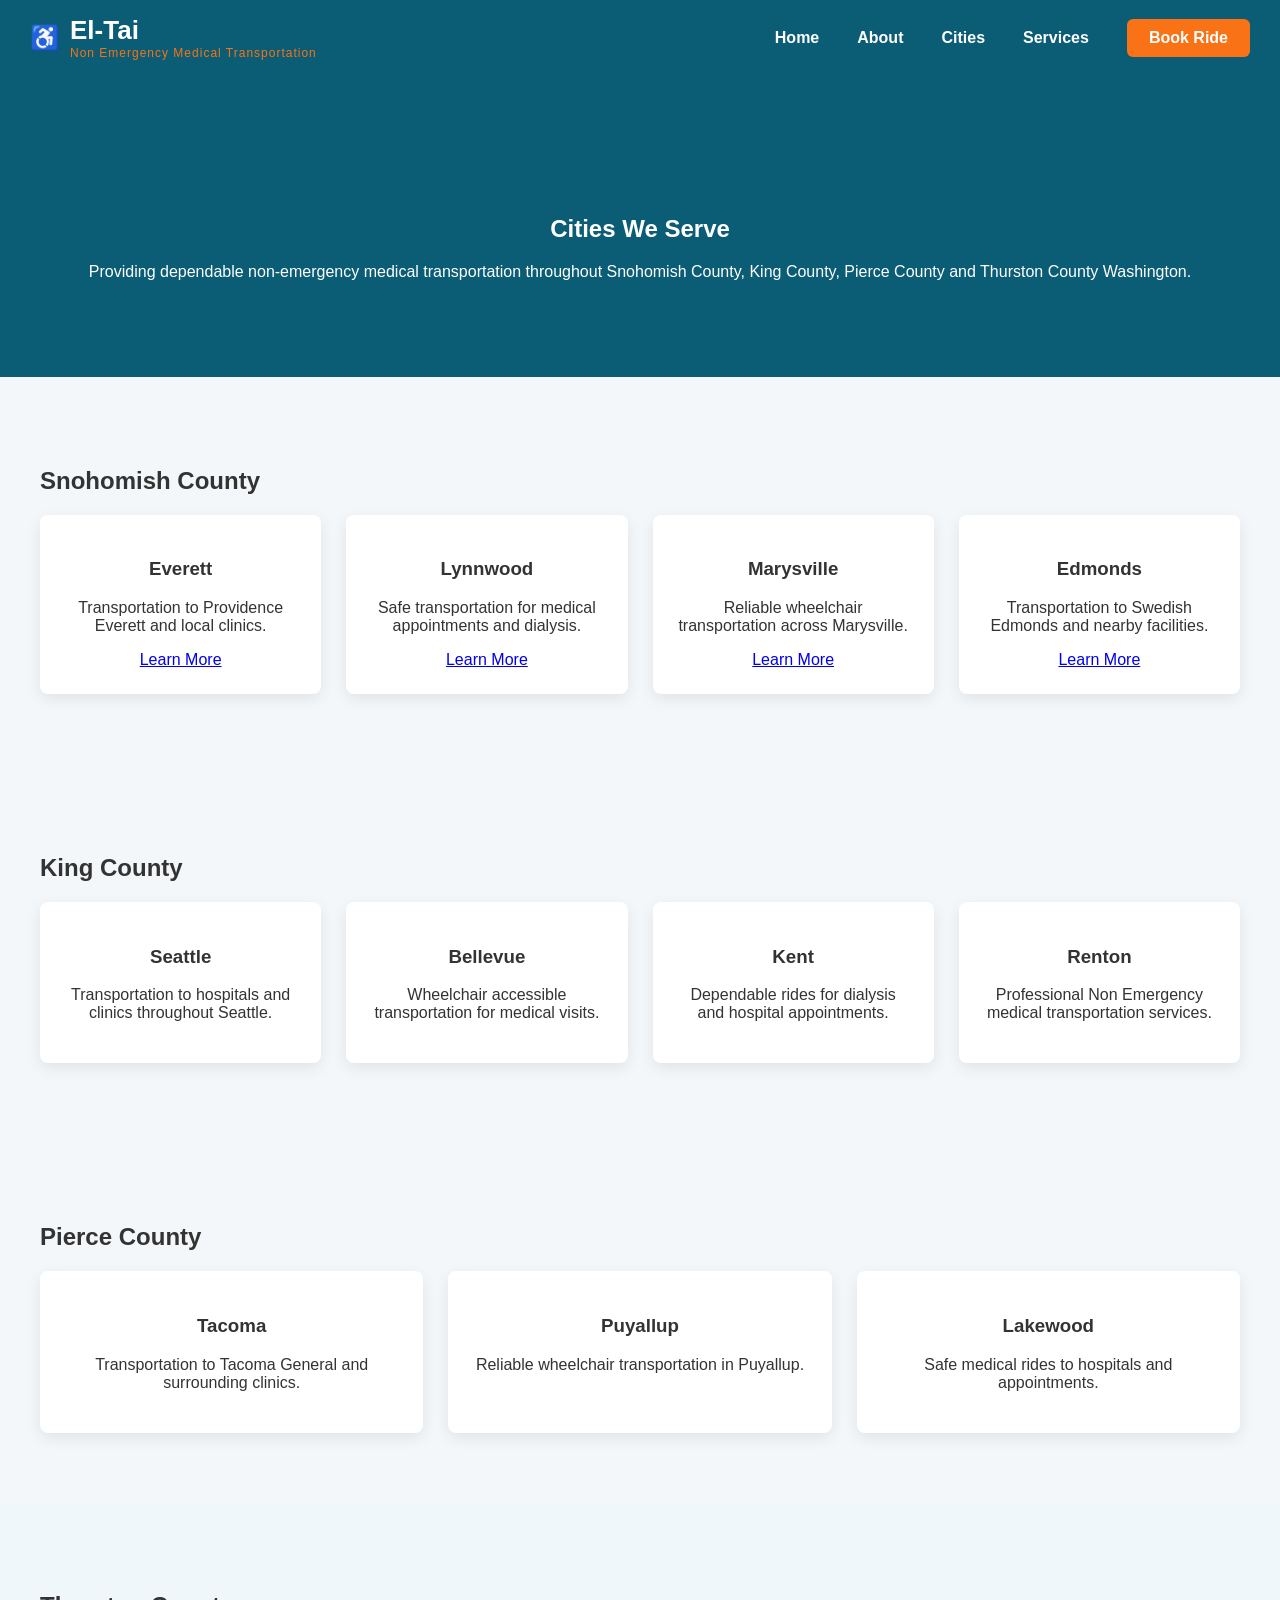
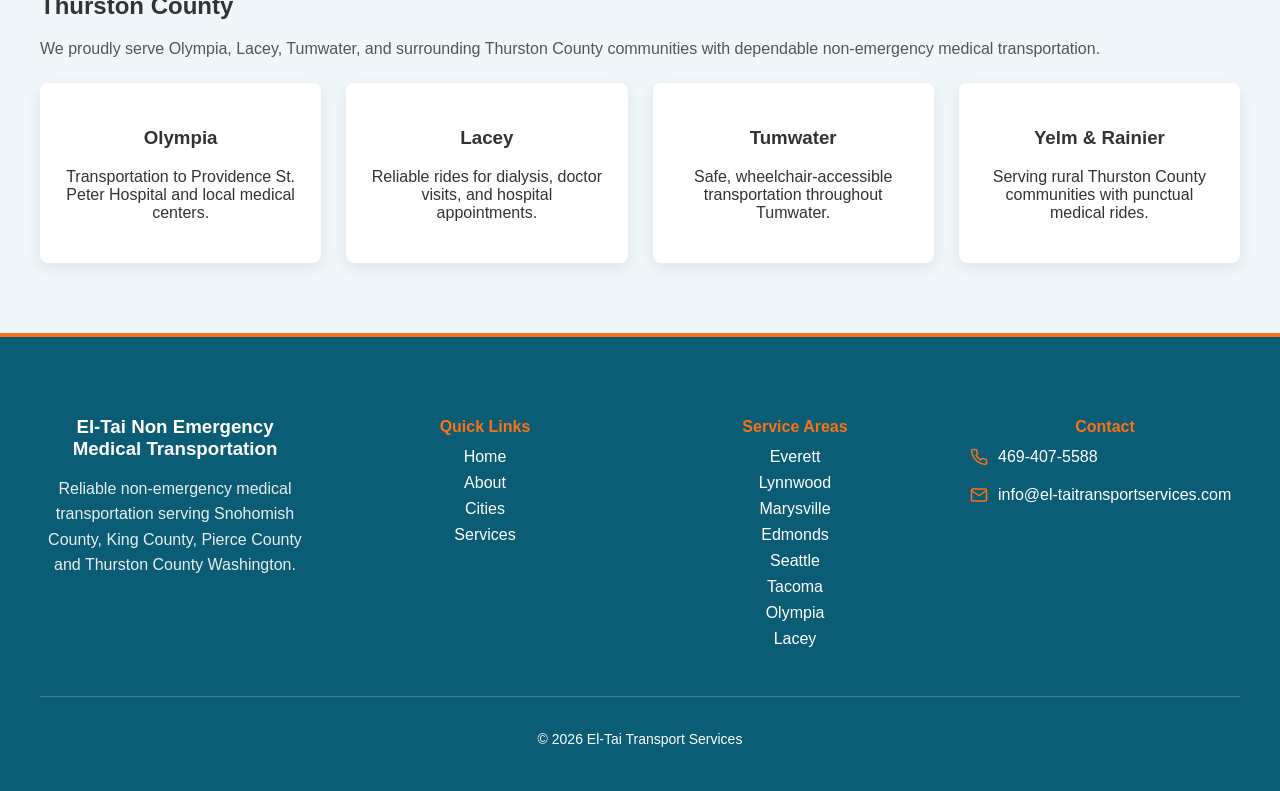
<file: cities/index.html>
<!DOCTYPE html>

<html lang="en">

<head>

<meta charset="UTF-8">
<meta name="viewport" content="width=device-width, initial-scale=1.0">

<title>Cities We Serve | El-Tai Non Emergency Medical Transportation</title>
<meta name="description" content="El-Tai provides non-emergency medical transportation across Snohomish County, King County, Pierce County and Thurston County, Washington.">

<link rel="stylesheet" href="../style.css">

</head>

<body>

<header class="site-header">

<div class="header-container">

<div class="logo-text">

<span class="logo-icon">♿</span>

<div>
<div class="logo-main">El-Tai</div>
<div class="logo-sub">Non Emergency Medical Transportation</div>
</div>

</div>

<nav class="nav-menu">

<a href="/">Home</a> <a href="/about/">About</a> <a href="/cities/">Cities</a> <a href="/services/">Services</a> <a href="/#booking" class="book-btn">Book Ride</a>

</nav>

<button class="hamburger-btn" onclick="document.getElementById('mobileNav').classList.toggle('open')" aria-label="Toggle menu">
<span></span><span></span><span></span>
</button>

</div>

<nav class="mobile-nav" id="mobileNav">
<a href="/">Home</a>
<a href="/about/">About</a>
<a href="/cities/">Cities</a>
<a href="/services/">Services</a>
<a href="/#booking">Book Ride</a>
</nav>

</header>

<section class="page-hero">

<div class="container">

<h1>Cities We Serve</h1>

<p>
Providing dependable non-emergency medical transportation
throughout Snohomish County, King County, Pierce County and Thurston County Washington.
</p>

</div>

</section>

<section class="section">

<div class="container">

<h2>Snohomish County</h2>

<div class="grid">

<div class="card">
<h3>Everett</h3>
<p>Transportation to Providence Everett and local clinics.</p>
<a href="/everett/">Learn More</a>
</div>

<div class="card">
<h3>Lynnwood</h3>
<p>Safe transportation for medical appointments and dialysis.</p>
<a href="/lynnwood/">Learn More</a>
</div>

<div class="card">
<h3>Marysville</h3>
<p>Reliable wheelchair transportation across Marysville.</p>
<a href="/marysville/">Learn More</a>
</div>

<div class="card">
<h3>Edmonds</h3>
<p>Transportation to Swedish Edmonds and nearby facilities.</p>
<a href="/edmonds/">Learn More</a>
</div>

</div>

</div>

</section>

<section class="section">

<div class="container">

<h2>King County</h2>

<div class="grid">

<div class="card">
<h3>Seattle</h3>
<p>Transportation to hospitals and clinics throughout Seattle.</p>
</div>

<div class="card">
<h3>Bellevue</h3>
<p>Wheelchair accessible transportation for medical visits.</p>
</div>

<div class="card">
<h3>Kent</h3>
<p>Dependable rides for dialysis and hospital appointments.</p>
</div>

<div class="card">
<h3>Renton</h3>
<p>Professional Non Emergency medical transportation services.</p>
</div>

</div>

</div>

</section>

<section class="section">

<div class="container">

<h2>Pierce County</h2>

<div class="grid">

<div class="card">
<h3>Tacoma</h3>
<p>Transportation to Tacoma General and surrounding clinics.</p>
</div>

<div class="card">
<h3>Puyallup</h3>
<p>Reliable wheelchair transportation in Puyallup.</p>
</div>

<div class="card">
<h3>Lakewood</h3>
<p>Safe medical rides to hospitals and appointments.</p>
</div>

</div>

</div>

</section>

<section class="section" style="background:#f0f7fa;">

<div class="container">

<h2>Thurston County</h2>

<p style="margin-bottom:25px;color:#555;">We proudly serve Olympia, Lacey, Tumwater, and surrounding Thurston County communities with dependable non-emergency medical transportation.</p>

<div class="grid">

<div class="card">
<h3>Olympia</h3>
<p>Transportation to Providence St. Peter Hospital and local medical centers.</p>
</div>

<div class="card">
<h3>Lacey</h3>
<p>Reliable rides for dialysis, doctor visits, and hospital appointments.</p>
</div>

<div class="card">
<h3>Tumwater</h3>
<p>Safe, wheelchair-accessible transportation throughout Tumwater.</p>
</div>

<div class="card">
<h3>Yelm &amp; Rainier</h3>
<p>Serving rural Thurston County communities with punctual medical rides.</p>
</div>

</div>

</div>

</section>

<footer class="footer">

<div class="footer-container">

<div class="footer-grid">

<div class="footer-column">

<h3>El-Tai Non Emergency Medical Transportation</h3>

<p>
Reliable non-emergency medical transportation
serving Snohomish County, King County, Pierce County
and Thurston County Washington.
</p>

</div>

<div class="footer-column">

<h4>Quick Links</h4>

<ul>
<li><a href="/">Home</a></li>
<li><a href="/about/">About</a></li>
<li><a href="/cities/">Cities</a></li>
<li><a href="/services/">Services</a></li>
</ul>

</div>

<div class="footer-column">

<h4>Service Areas</h4>

<ul>
<li><a href="/everett/">Everett</a></li>
<li><a href="/lynnwood/">Lynnwood</a></li>
<li><a href="/marysville/">Marysville</a></li>
<li><a href="/edmonds/">Edmonds</a></li>
<li>Seattle</li>
<li>Tacoma</li>
<li>Olympia</li>
<li>Lacey</li>
</ul>

</div>

<div class="footer-column">

<h4>Contact</h4>

<ul class="footer-contact">
<li><a href="tel:4694075588"><svg viewBox="0 0 24 24" fill="none" stroke="currentColor" stroke-width="2" stroke-linecap="round" stroke-linejoin="round"><path d="M22 16.92v3a2 2 0 0 1-2.18 2 19.79 19.79 0 0 1-8.63-3.07 19.5 19.5 0 0 1-6-6 19.79 19.79 0 0 1-3.07-8.67A2 2 0 0 1 4.11 2h3a2 2 0 0 1 2 1.72c.127.96.361 1.903.7 2.81a2 2 0 0 1-.45 2.11L8.09 9.91a16 16 0 0 0 6 6l1.27-1.27a2 2 0 0 1 2.11-.45c.907.339 1.85.573 2.81.7A2 2 0 0 1 22 16.92z"></path></svg>469-407-5588</a></li>
<li><a href="mailto:info@el-taitransportservices.com"><svg viewBox="0 0 24 24" fill="none" stroke="currentColor" stroke-width="2" stroke-linecap="round" stroke-linejoin="round"><path d="M4 4h16c1.1 0 2 .9 2 2v12c0 1.1-.9 2-2 2H4c-1.1 0-2-.9-2-2V6c0-1.1.9-2 2-2z"></path><polyline points="22,6 12,13 2,6"></polyline></svg>info@el-taitransportservices.com</a></li>
</ul>

</div>

</div>

<div class="footer-bottom">

<p>© 2026 El-Tai Transport Services</p>

</div>

</div>

</footer>

</body>
</html>
</file>
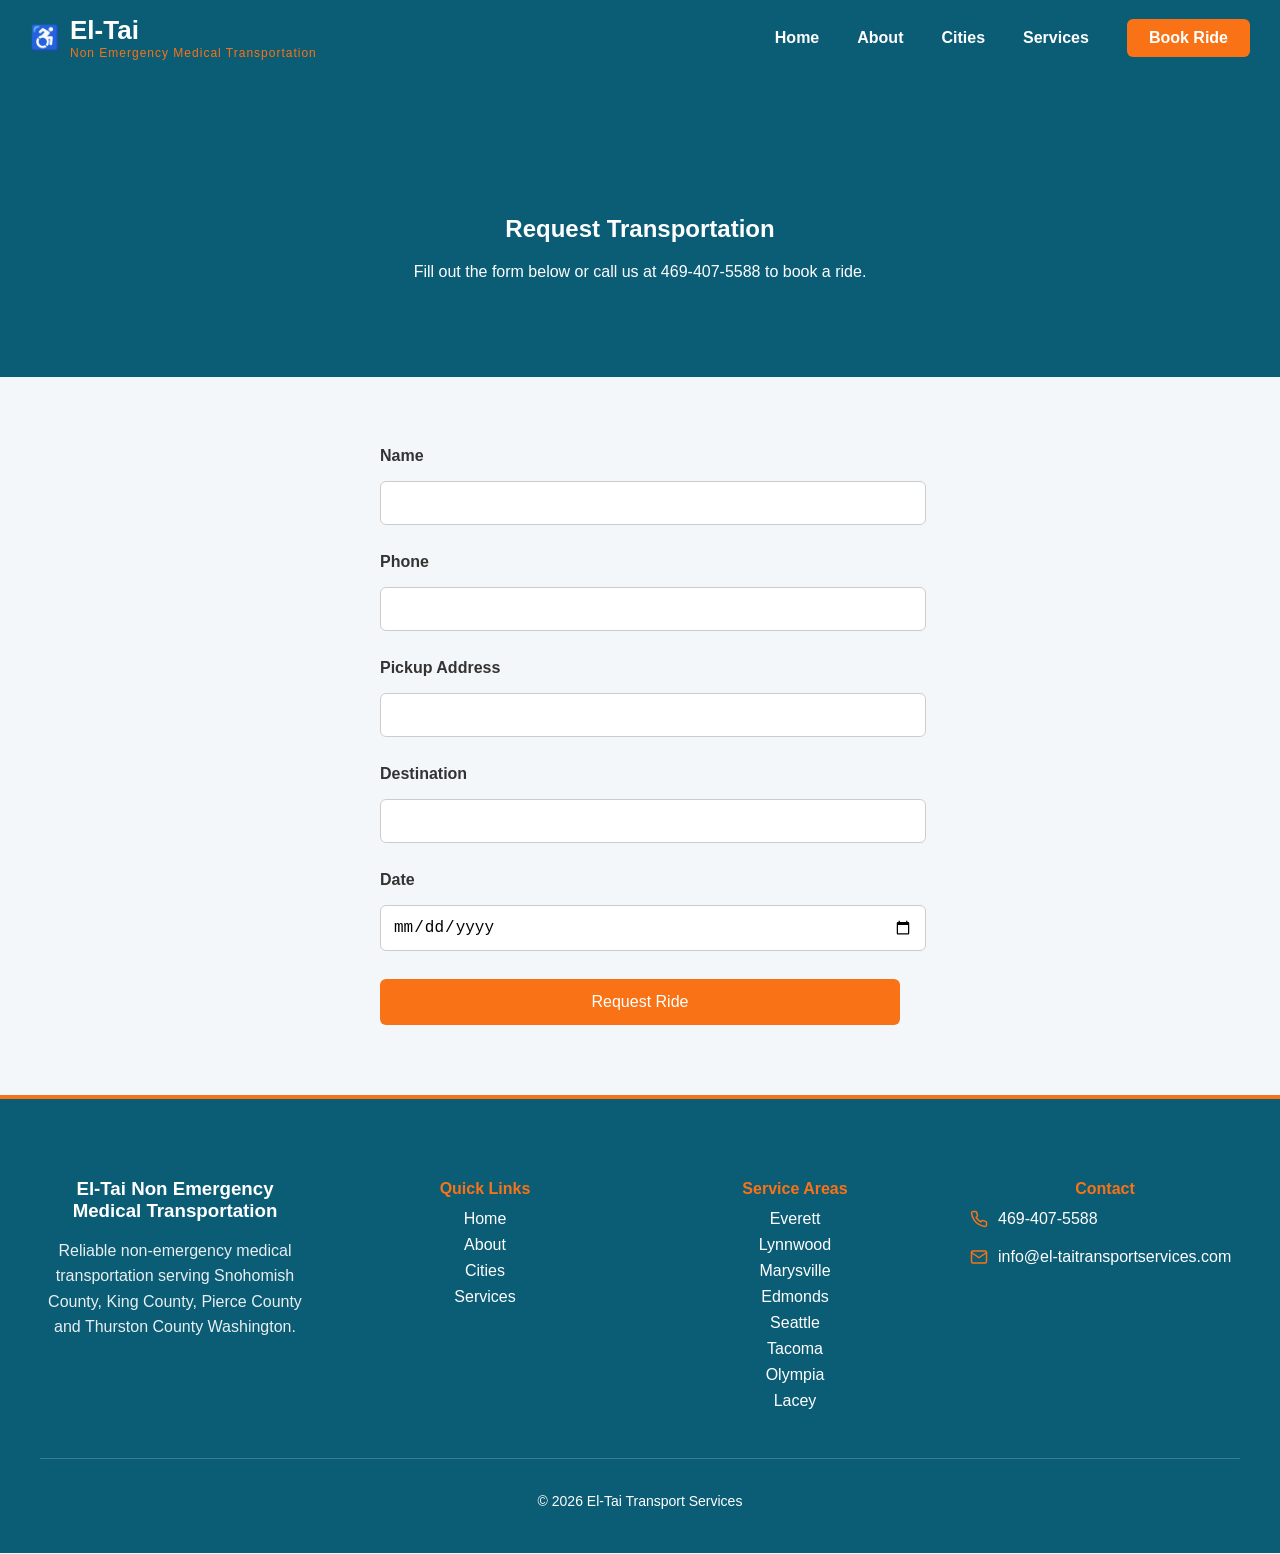
<file: contact/index.html>
<!DOCTYPE html>
<html lang="en">
<head>
<meta charset="UTF-8">
<meta name="viewport" content="width=device-width, initial-scale=1.0">
<title>Contact | El-Tai Transportation</title>
<meta name="description" content="Contact El-Tai Transport Services to book non-emergency medical transportation. Call 469-407-5588 or request a ride online.">
<link rel="stylesheet" href="../style.css">
</head>
<body>

<header class="site-header">

<div class="header-container">

<div class="logo-text">
<span class="logo-icon">♿</span>
<div>
<div class="logo-main">El-Tai</div>
<div class="logo-sub">Non Emergency Medical Transportation</div>
</div>
</div>

<nav class="nav-menu">
<a href="/">Home</a> <a href="/about/">About</a> <a href="/cities/">Cities</a> <a href="/services/">Services</a> <a href="/#booking" class="book-btn">Book Ride</a>
</nav>

<button class="hamburger-btn" onclick="document.getElementById('mobileNav').classList.toggle('open')" aria-label="Toggle menu">
<span></span><span></span><span></span>
</button>

</div>

<nav class="mobile-nav" id="mobileNav">
<a href="/">Home</a>
<a href="/about/">About</a>
<a href="/cities/">Cities</a>
<a href="/services/">Services</a>
<a href="/#booking">Book Ride</a>
</nav>

</header>

<section class="page-hero">
<div class="container">
<h1>Request Transportation</h1>
<p>Fill out the form below or call us at 469-407-5588 to book a ride.</p>
</div>
</section>

<section class="section">
<div class="container">

<form style="max-width:520px;" action="https://formsubmit.co/info@el-taitransportservices.com" method="POST">
<label style="font-weight:600;display:block;margin-bottom:4px;">Name</label>
<input type="text" name="Name" required style="width:100%;padding:12px;border:1px solid #ccc;border-radius:6px;margin-bottom:16px;font-size:16px;">

<label style="font-weight:600;display:block;margin-bottom:4px;">Phone</label>
<input type="tel" name="Phone" required style="width:100%;padding:12px;border:1px solid #ccc;border-radius:6px;margin-bottom:16px;font-size:16px;">

<label style="font-weight:600;display:block;margin-bottom:4px;">Pickup Address</label>
<input type="text" name="Pickup Location" required style="width:100%;padding:12px;border:1px solid #ccc;border-radius:6px;margin-bottom:16px;font-size:16px;">

<label style="font-weight:600;display:block;margin-bottom:4px;">Destination</label>
<input type="text" name="Destination" required style="width:100%;padding:12px;border:1px solid #ccc;border-radius:6px;margin-bottom:16px;font-size:16px;">

<label style="font-weight:600;display:block;margin-bottom:4px;">Date</label>
<input type="date" name="Pickup Date" style="width:100%;padding:12px;border:1px solid #ccc;border-radius:6px;margin-bottom:16px;font-size:16px;">

<input type="hidden" name="_subject" value="New Ride Request — El-Tai Transportation">
<input type="hidden" name="_next" value="https://el-taitransportservices.com/thank-you/">

<button type="submit" class="btn" style="width:100%;min-height:44px;font-size:16px;cursor:pointer;border:none;">Request Ride</button>
</form>

</div>
</section>

<footer class="footer">

<div class="footer-container">

<div class="footer-grid">

<div class="footer-column">
<h3>El-Tai Non Emergency Medical Transportation</h3>
<p>Reliable non-emergency medical transportation serving Snohomish County, King County, Pierce County and Thurston County Washington.</p>
</div>

<div class="footer-column">
<h4>Quick Links</h4>
<ul>
<li><a href="/">Home</a></li>
<li><a href="/about/">About</a></li>
<li><a href="/cities/">Cities</a></li>
<li><a href="/services/">Services</a></li>
</ul>
</div>

<div class="footer-column">
<h4>Service Areas</h4>
<ul>
<li><a href="/everett/">Everett</a></li>
<li><a href="/lynnwood/">Lynnwood</a></li>
<li><a href="/marysville/">Marysville</a></li>
<li><a href="/edmonds/">Edmonds</a></li>
<li>Seattle</li>
<li>Tacoma</li>
<li>Olympia</li>
<li>Lacey</li>
</ul>
</div>

<div class="footer-column">
<h4>Contact</h4>
<ul class="footer-contact">
<li><a href="tel:4694075588"><svg viewBox="0 0 24 24" fill="none" stroke="currentColor" stroke-width="2" stroke-linecap="round" stroke-linejoin="round"><path d="M22 16.92v3a2 2 0 0 1-2.18 2 19.79 19.79 0 0 1-8.63-3.07 19.5 19.5 0 0 1-6-6 19.79 19.79 0 0 1-3.07-8.67A2 2 0 0 1 4.11 2h3a2 2 0 0 1 2 1.72c.127.96.361 1.903.7 2.81a2 2 0 0 1-.45 2.11L8.09 9.91a16 16 0 0 0 6 6l1.27-1.27a2 2 0 0 1 2.11-.45c.907.339 1.85.573 2.81.7A2 2 0 0 1 22 16.92z"></path></svg>469-407-5588</a></li>
<li><a href="mailto:info@el-taitransportservices.com"><svg viewBox="0 0 24 24" fill="none" stroke="currentColor" stroke-width="2" stroke-linecap="round" stroke-linejoin="round"><path d="M4 4h16c1.1 0 2 .9 2 2v12c0 1.1-.9 2-2 2H4c-1.1 0-2-.9-2-2V6c0-1.1.9-2 2-2z"></path><polyline points="22,6 12,13 2,6"></polyline></svg>info@el-taitransportservices.com</a></li>
</ul>
</div>

</div>

<div class="footer-bottom">
<p>© 2026 El-Tai Transport Services</p>
</div>

</div>

</footer>

</body>
</html>
</file>
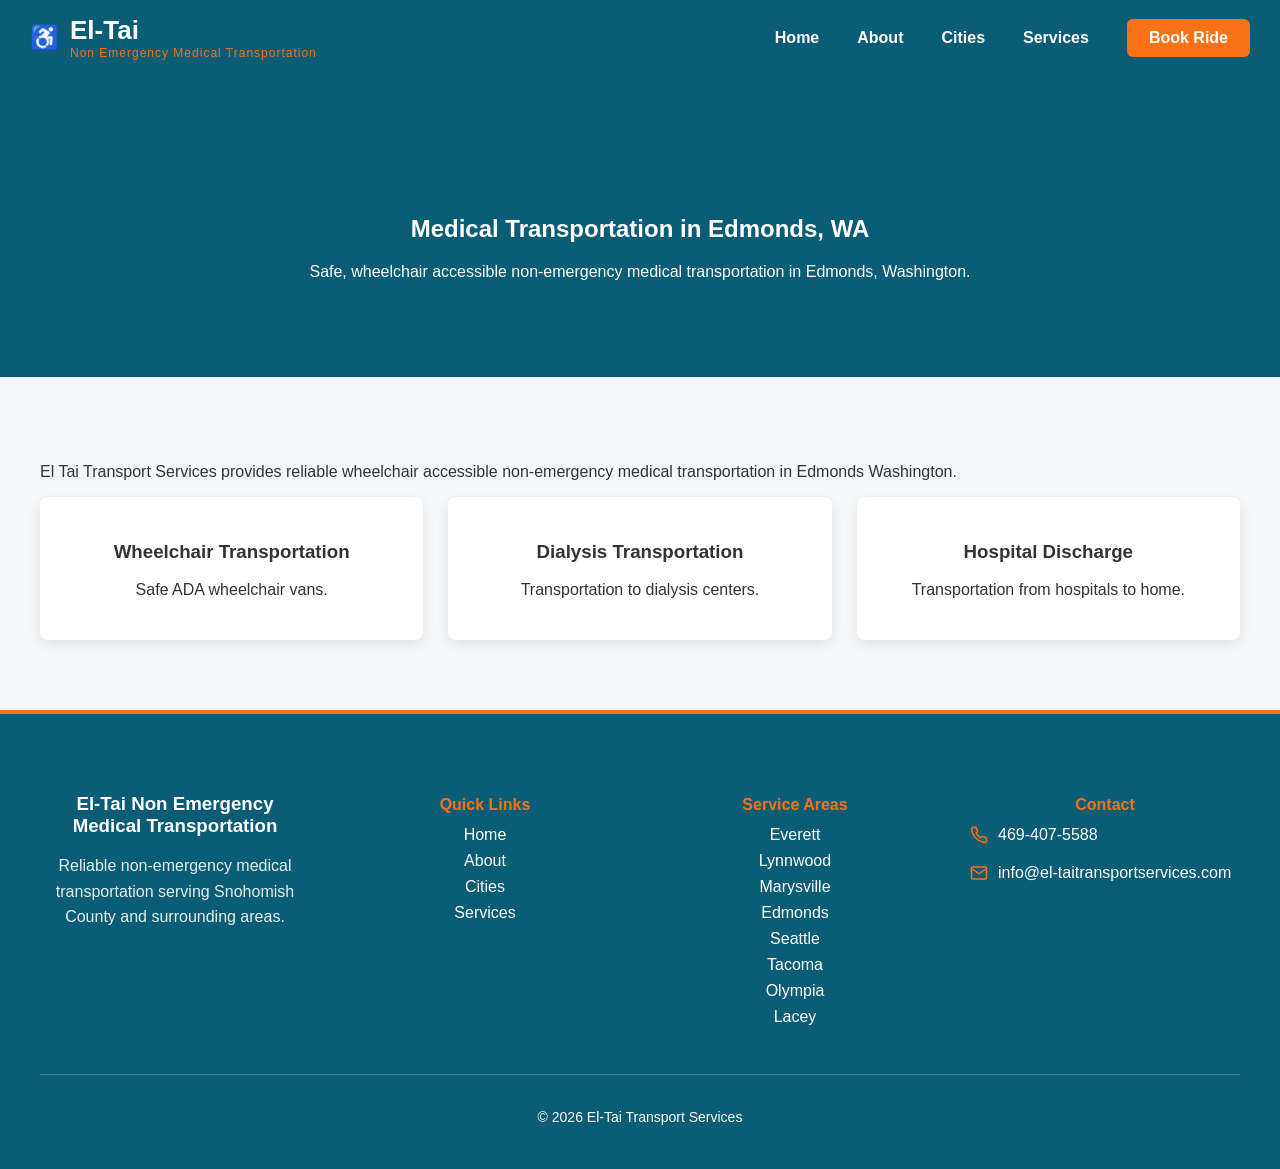
<file: edmonds/index.html>
<!DOCTYPE html>
<html lang="en">
<head>
<meta charset="UTF-8">
<meta name="viewport" content="width=device-width, initial-scale=1.0">
<title>Medical Transportation Edmonds WA | El-Tai</title>
<meta name="description" content="Non-emergency medical transportation to Swedish Edmonds and nearby facilities in Edmonds, WA.">
<link rel="stylesheet" href="../style.css">
</head>
<body>

<header class="site-header">
<div class="header-container">
<div class="logo-text">
<span class="logo-icon">♿</span>
<div>
<div class="logo-main">El-Tai</div>
<div class="logo-sub">Non Emergency Medical Transportation</div>
</div>
</div>
<nav class="nav-menu">
<a href="/">Home</a> <a href="/about/">About</a> <a href="/cities/">Cities</a> <a href="/services/">Services</a> <a href="/#booking" class="book-btn">Book Ride</a>
</nav>
<button class="hamburger-btn" onclick="document.getElementById('mobileNav').classList.toggle('open')" aria-label="Toggle menu">
<span></span><span></span><span></span>
</button>
</div>
<nav class="mobile-nav" id="mobileNav">
<a href="/">Home</a>
<a href="/about/">About</a>
<a href="/cities/">Cities</a>
<a href="/services/">Services</a>
<a href="/#booking">Book Ride</a>
</nav>
</header>

<section class="page-hero">
<div class="container">
<h1>Medical Transportation in Edmonds, WA</h1>
<p>Safe, wheelchair accessible non-emergency medical transportation in Edmonds, Washington.</p>
</div>
</section>

<section class="section">
<div class="container">
<p>El Tai Transport Services provides reliable wheelchair accessible non-emergency medical transportation in Edmonds Washington.</p>
<div class="grid">
<div class="card">
<h3>Wheelchair Transportation</h3>
<p>Safe ADA wheelchair vans.</p>
</div>
<div class="card">
<h3>Dialysis Transportation</h3>
<p>Transportation to dialysis centers.</p>
</div>
<div class="card">
<h3>Hospital Discharge</h3>
<p>Transportation from hospitals to home.</p>
</div>
</div>
</div>
</section>

<footer class="footer">
<div class="footer-container">
<div class="footer-grid">
<div class="footer-column">
<h3>El-Tai Non Emergency Medical Transportation</h3>
<p>Reliable non-emergency medical transportation serving Snohomish County and surrounding areas.</p>
</div>
<div class="footer-column">
<h4>Quick Links</h4>
<ul>
<li><a href="/">Home</a></li>
<li><a href="/about/">About</a></li>
<li><a href="/cities/">Cities</a></li>
<li><a href="/services/">Services</a></li>
</ul>
</div>
<div class="footer-column">
<h4>Service Areas</h4>
<ul>
<li><a href="/everett/">Everett</a></li>
<li><a href="/lynnwood/">Lynnwood</a></li>
<li><a href="/marysville/">Marysville</a></li>
<li><a href="/edmonds/">Edmonds</a></li>
<li>Seattle</li>
<li>Tacoma</li>
<li>Olympia</li>
<li>Lacey</li>
</ul>
</div>
<div class="footer-column">
<h4>Contact</h4>
<ul class="footer-contact">
<li><a href="tel:4694075588"><svg viewBox="0 0 24 24" fill="none" stroke="currentColor" stroke-width="2" stroke-linecap="round" stroke-linejoin="round"><path d="M22 16.92v3a2 2 0 0 1-2.18 2 19.79 19.79 0 0 1-8.63-3.07 19.5 19.5 0 0 1-6-6 19.79 19.79 0 0 1-3.07-8.67A2 2 0 0 1 4.11 2h3a2 2 0 0 1 2 1.72c.127.96.361 1.903.7 2.81a2 2 0 0 1-.45 2.11L8.09 9.91a16 16 0 0 0 6 6l1.27-1.27a2 2 0 0 1 2.11-.45c.907.339 1.85.573 2.81.7A2 2 0 0 1 22 16.92z"></path></svg>469-407-5588</a></li>
<li><a href="mailto:info@el-taitransportservices.com"><svg viewBox="0 0 24 24" fill="none" stroke="currentColor" stroke-width="2" stroke-linecap="round" stroke-linejoin="round"><path d="M4 4h16c1.1 0 2 .9 2 2v12c0 1.1-.9 2-2 2H4c-1.1 0-2-.9-2-2V6c0-1.1.9-2 2-2z"></path><polyline points="22,6 12,13 2,6"></polyline></svg>info@el-taitransportservices.com</a></li>
</ul>
</div>
</div>
<div class="footer-bottom"><p>© 2026 El-Tai Transport Services</p></div>
</div>
</footer>

</body>
</html>
</file>
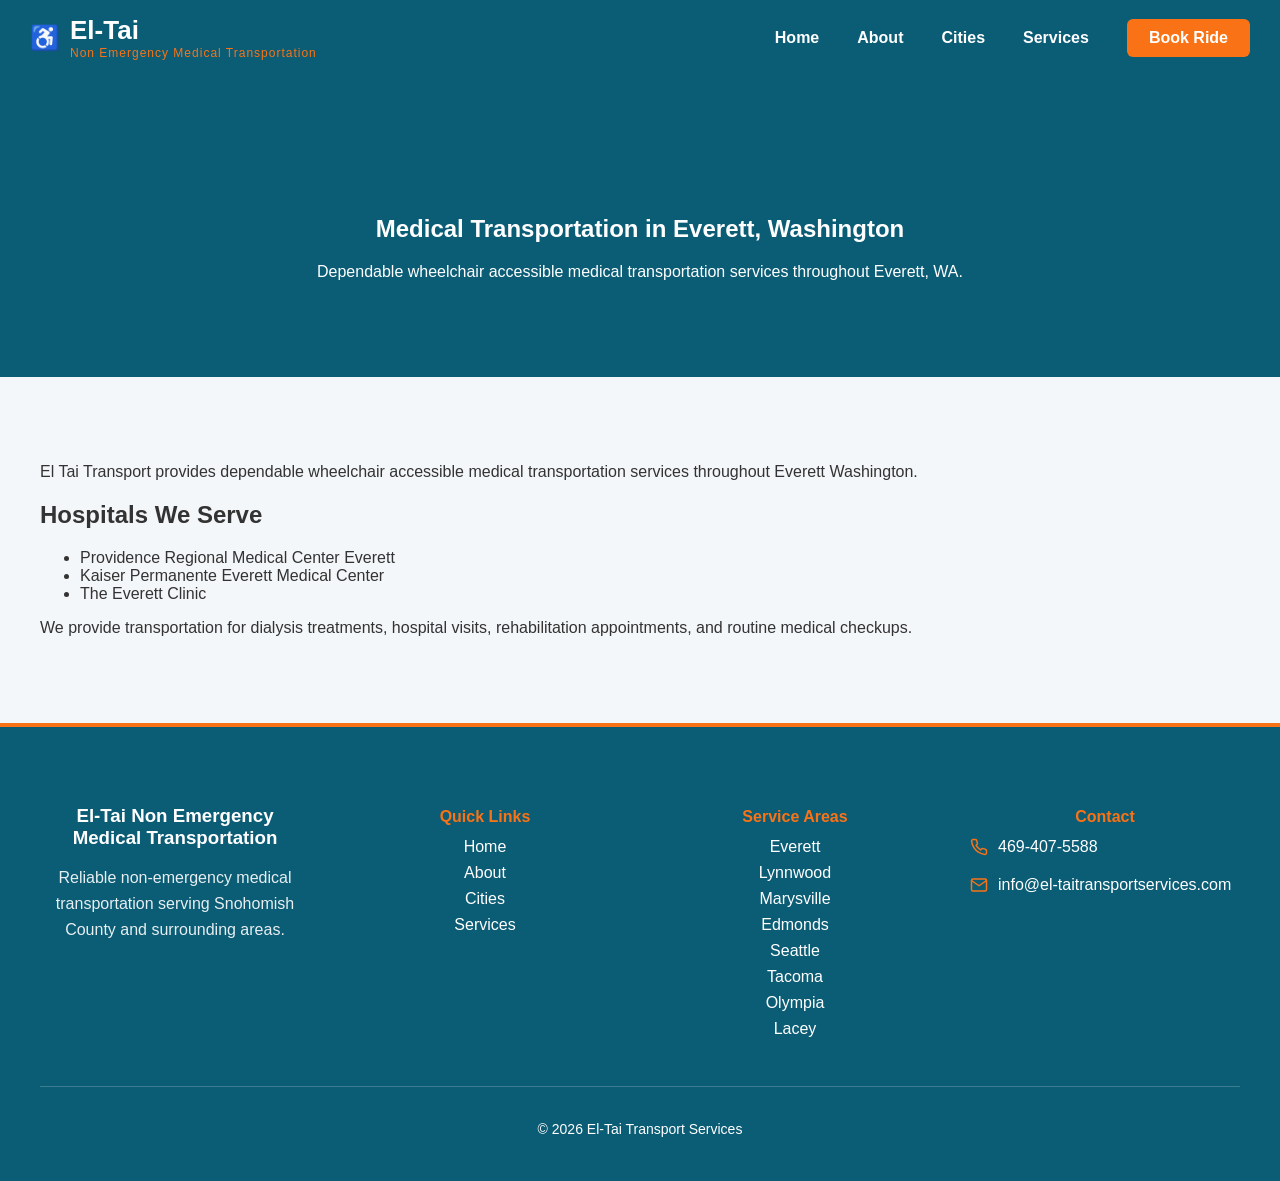
<file: everett/index.html>
<!DOCTYPE html>

<html lang="en">

<head>

<meta charset="UTF-8">
<meta name="viewport" content="width=device-width, initial-scale=1.0">

<title>Medical Transportation Everett WA | El-Tai</title>
<meta name="description" content="Wheelchair accessible non-emergency medical transportation in Everett, WA. Rides to Providence Everett and local clinics. Call 469-407-5588.">

<link rel="stylesheet" href="../style.css">

</head>

<body>

<header class="site-header">

<div class="header-container">

<div class="logo-text">
<span class="logo-icon">♿</span>
<div>
<div class="logo-main">El-Tai</div>
<div class="logo-sub">Non Emergency Medical Transportation</div>
</div>
</div>

<nav class="nav-menu">
<a href="/">Home</a> <a href="/about/">About</a> <a href="/cities/">Cities</a> <a href="/services/">Services</a> <a href="/#booking" class="book-btn">Book Ride</a>
</nav>

<button class="hamburger-btn" onclick="document.getElementById('mobileNav').classList.toggle('open')" aria-label="Toggle menu">
<span></span><span></span><span></span>
</button>

</div>

<nav class="mobile-nav" id="mobileNav">
<a href="/">Home</a>
<a href="/about/">About</a>
<a href="/cities/">Cities</a>
<a href="/services/">Services</a>
<a href="/#booking">Book Ride</a>
</nav>

</header>

<section class="page-hero">
<div class="container">
<h1>Medical Transportation in Everett, Washington</h1>
<p>Dependable wheelchair accessible medical transportation services throughout Everett, WA.</p>
</div>
</section>

<section class="section">

<div class="container">

<p>
El Tai Transport provides dependable wheelchair accessible
medical transportation services throughout Everett Washington.
</p>

<h2>Hospitals We Serve</h2>

<ul>
<li>Providence Regional Medical Center Everett</li>
<li>Kaiser Permanente Everett Medical Center</li>
<li>The Everett Clinic</li>
</ul>

<p>
We provide transportation for dialysis treatments,
hospital visits, rehabilitation appointments,
and routine medical checkups.
</p>

</div>

</section>

<footer class="footer">
<div class="footer-container">
<div class="footer-grid">
<div class="footer-column">
<h3>El-Tai Non Emergency Medical Transportation</h3>
<p>Reliable non-emergency medical transportation serving Snohomish County and surrounding areas.</p>
</div>
<div class="footer-column">
<h4>Quick Links</h4>
<ul>
<li><a href="/">Home</a></li>
<li><a href="/about/">About</a></li>
<li><a href="/cities/">Cities</a></li>
<li><a href="/services/">Services</a></li>
</ul>
</div>
<div class="footer-column">
<h4>Service Areas</h4>
<ul>
<li><a href="/everett/">Everett</a></li>
<li><a href="/lynnwood/">Lynnwood</a></li>
<li><a href="/marysville/">Marysville</a></li>
<li><a href="/edmonds/">Edmonds</a></li>
<li>Seattle</li>
<li>Tacoma</li>
<li>Olympia</li>
<li>Lacey</li>
</ul>
</div>
<div class="footer-column">
<h4>Contact</h4>
<ul class="footer-contact">
<li><a href="tel:4694075588"><svg viewBox="0 0 24 24" fill="none" stroke="currentColor" stroke-width="2" stroke-linecap="round" stroke-linejoin="round"><path d="M22 16.92v3a2 2 0 0 1-2.18 2 19.79 19.79 0 0 1-8.63-3.07 19.5 19.5 0 0 1-6-6 19.79 19.79 0 0 1-3.07-8.67A2 2 0 0 1 4.11 2h3a2 2 0 0 1 2 1.72c.127.96.361 1.903.7 2.81a2 2 0 0 1-.45 2.11L8.09 9.91a16 16 0 0 0 6 6l1.27-1.27a2 2 0 0 1 2.11-.45c.907.339 1.85.573 2.81.7A2 2 0 0 1 22 16.92z"></path></svg>469-407-5588</a></li>
<li><a href="mailto:info@el-taitransportservices.com"><svg viewBox="0 0 24 24" fill="none" stroke="currentColor" stroke-width="2" stroke-linecap="round" stroke-linejoin="round"><path d="M4 4h16c1.1 0 2 .9 2 2v12c0 1.1-.9 2-2 2H4c-1.1 0-2-.9-2-2V6c0-1.1.9-2 2-2z"></path><polyline points="22,6 12,13 2,6"></polyline></svg>info@el-taitransportservices.com</a></li>
</ul>
</div>
</div>
<div class="footer-bottom">
<p>© 2026 El-Tai Transport Services</p>
</div>
</div>
</footer>

</body>
</html>
</file>
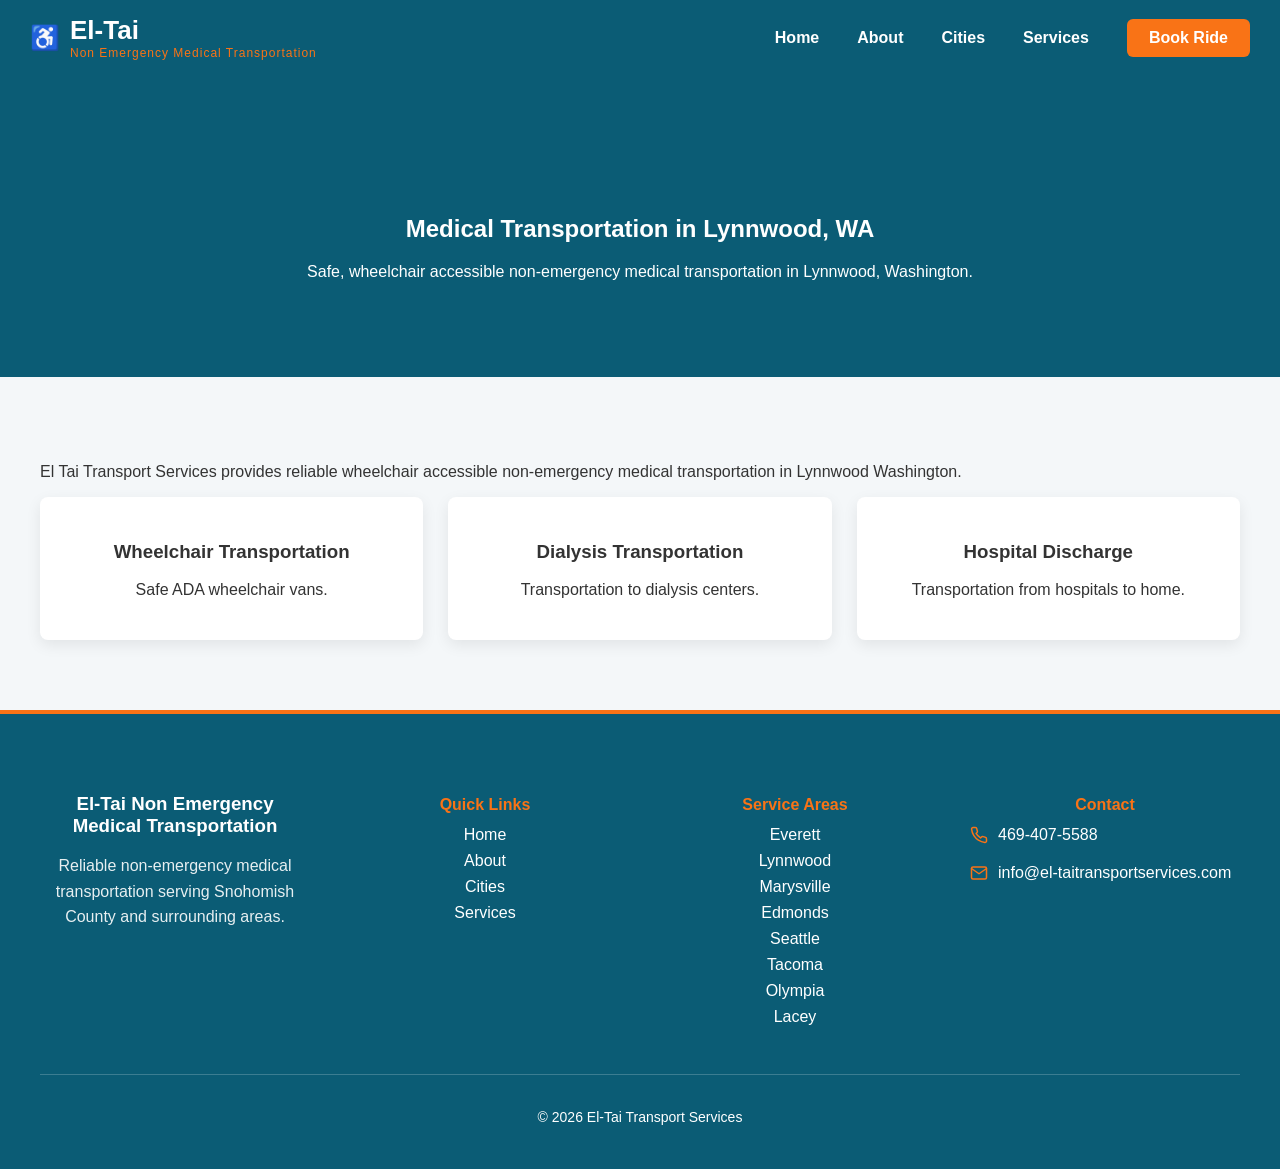
<file: lynnwood/index.html>
<!DOCTYPE html>
<html lang="en">
<head>
<meta charset="UTF-8">
<meta name="viewport" content="width=device-width, initial-scale=1.0">
<title>Medical Transportation Lynnwood WA | El-Tai</title>
<meta name="description" content="Safe, wheelchair accessible non-emergency medical transportation in Lynnwood, WA for medical appointments and dialysis.">
<link rel="stylesheet" href="../style.css">
</head>
<body>

<header class="site-header">
<div class="header-container">
<div class="logo-text">
<span class="logo-icon">♿</span>
<div>
<div class="logo-main">El-Tai</div>
<div class="logo-sub">Non Emergency Medical Transportation</div>
</div>
</div>
<nav class="nav-menu">
<a href="/">Home</a> <a href="/about/">About</a> <a href="/cities/">Cities</a> <a href="/services/">Services</a> <a href="/#booking" class="book-btn">Book Ride</a>
</nav>
<button class="hamburger-btn" onclick="document.getElementById('mobileNav').classList.toggle('open')" aria-label="Toggle menu">
<span></span><span></span><span></span>
</button>
</div>
<nav class="mobile-nav" id="mobileNav">
<a href="/">Home</a>
<a href="/about/">About</a>
<a href="/cities/">Cities</a>
<a href="/services/">Services</a>
<a href="/#booking">Book Ride</a>
</nav>
</header>

<section class="page-hero">
<div class="container">
<h1>Medical Transportation in Lynnwood, WA</h1>
<p>Safe, wheelchair accessible non-emergency medical transportation in Lynnwood, Washington.</p>
</div>
</section>

<section class="section">
<div class="container">
<p>El Tai Transport Services provides reliable wheelchair accessible non-emergency medical transportation in Lynnwood Washington.</p>
<div class="grid">
<div class="card">
<h3>Wheelchair Transportation</h3>
<p>Safe ADA wheelchair vans.</p>
</div>
<div class="card">
<h3>Dialysis Transportation</h3>
<p>Transportation to dialysis centers.</p>
</div>
<div class="card">
<h3>Hospital Discharge</h3>
<p>Transportation from hospitals to home.</p>
</div>
</div>
</div>
</section>

<footer class="footer">
<div class="footer-container">
<div class="footer-grid">
<div class="footer-column">
<h3>El-Tai Non Emergency Medical Transportation</h3>
<p>Reliable non-emergency medical transportation serving Snohomish County and surrounding areas.</p>
</div>
<div class="footer-column">
<h4>Quick Links</h4>
<ul>
<li><a href="/">Home</a></li>
<li><a href="/about/">About</a></li>
<li><a href="/cities/">Cities</a></li>
<li><a href="/services/">Services</a></li>
</ul>
</div>
<div class="footer-column">
<h4>Service Areas</h4>
<ul>
<li><a href="/everett/">Everett</a></li>
<li><a href="/lynnwood/">Lynnwood</a></li>
<li><a href="/marysville/">Marysville</a></li>
<li><a href="/edmonds/">Edmonds</a></li>
<li>Seattle</li>
<li>Tacoma</li>
<li>Olympia</li>
<li>Lacey</li>
</ul>
</div>
<div class="footer-column">
<h4>Contact</h4>
<ul class="footer-contact">
<li><a href="tel:4694075588"><svg viewBox="0 0 24 24" fill="none" stroke="currentColor" stroke-width="2" stroke-linecap="round" stroke-linejoin="round"><path d="M22 16.92v3a2 2 0 0 1-2.18 2 19.79 19.79 0 0 1-8.63-3.07 19.5 19.5 0 0 1-6-6 19.79 19.79 0 0 1-3.07-8.67A2 2 0 0 1 4.11 2h3a2 2 0 0 1 2 1.72c.127.96.361 1.903.7 2.81a2 2 0 0 1-.45 2.11L8.09 9.91a16 16 0 0 0 6 6l1.27-1.27a2 2 0 0 1 2.11-.45c.907.339 1.85.573 2.81.7A2 2 0 0 1 22 16.92z"></path></svg>469-407-5588</a></li>
<li><a href="mailto:info@el-taitransportservices.com"><svg viewBox="0 0 24 24" fill="none" stroke="currentColor" stroke-width="2" stroke-linecap="round" stroke-linejoin="round"><path d="M4 4h16c1.1 0 2 .9 2 2v12c0 1.1-.9 2-2 2H4c-1.1 0-2-.9-2-2V6c0-1.1.9-2 2-2z"></path><polyline points="22,6 12,13 2,6"></polyline></svg>info@el-taitransportservices.com</a></li>
</ul>
</div>
</div>
<div class="footer-bottom"><p>© 2026 El-Tai Transport Services</p></div>
</div>
</footer>

</body>
</html>
</file>
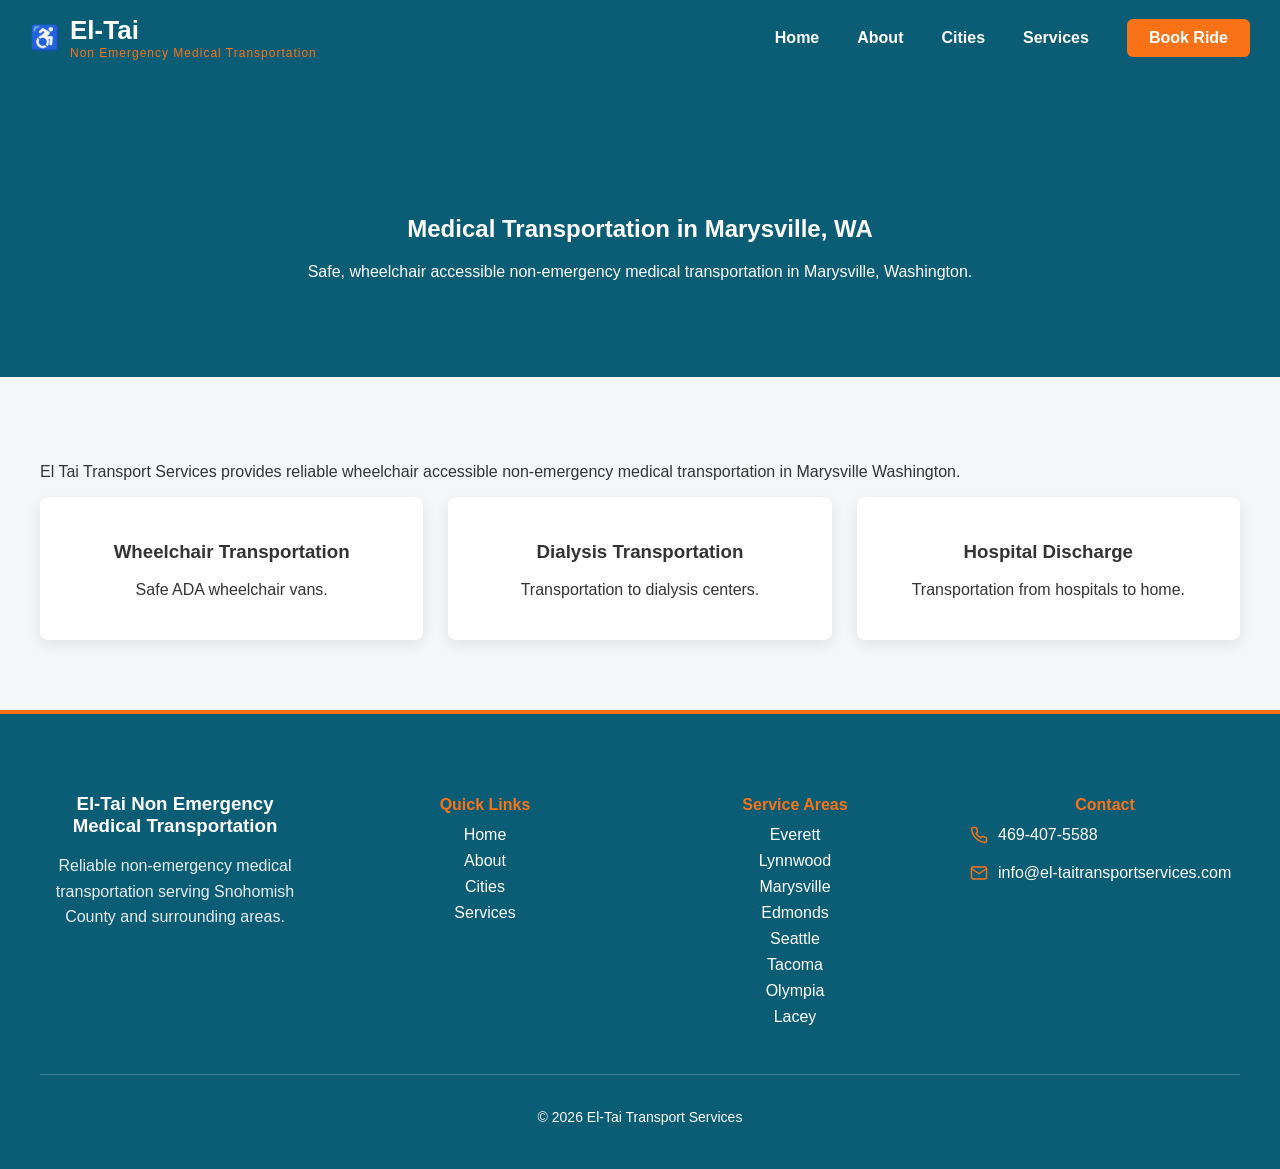
<file: marysville/index.html>
<!DOCTYPE html>
<html lang="en">
<head>
<meta charset="UTF-8">
<meta name="viewport" content="width=device-width, initial-scale=1.0">
<title>Medical Transportation Marysville WA | El-Tai</title>
<meta name="description" content="Reliable wheelchair accessible non-emergency medical transportation across Marysville, WA.">
<link rel="stylesheet" href="../style.css">
</head>
<body>

<header class="site-header">
<div class="header-container">
<div class="logo-text">
<span class="logo-icon">♿</span>
<div>
<div class="logo-main">El-Tai</div>
<div class="logo-sub">Non Emergency Medical Transportation</div>
</div>
</div>
<nav class="nav-menu">
<a href="/">Home</a> <a href="/about/">About</a> <a href="/cities/">Cities</a> <a href="/services/">Services</a> <a href="/#booking" class="book-btn">Book Ride</a>
</nav>
<button class="hamburger-btn" onclick="document.getElementById('mobileNav').classList.toggle('open')" aria-label="Toggle menu">
<span></span><span></span><span></span>
</button>
</div>
<nav class="mobile-nav" id="mobileNav">
<a href="/">Home</a>
<a href="/about/">About</a>
<a href="/cities/">Cities</a>
<a href="/services/">Services</a>
<a href="/#booking">Book Ride</a>
</nav>
</header>

<section class="page-hero">
<div class="container">
<h1>Medical Transportation in Marysville, WA</h1>
<p>Safe, wheelchair accessible non-emergency medical transportation in Marysville, Washington.</p>
</div>
</section>

<section class="section">
<div class="container">
<p>El Tai Transport Services provides reliable wheelchair accessible non-emergency medical transportation in Marysville Washington.</p>
<div class="grid">
<div class="card">
<h3>Wheelchair Transportation</h3>
<p>Safe ADA wheelchair vans.</p>
</div>
<div class="card">
<h3>Dialysis Transportation</h3>
<p>Transportation to dialysis centers.</p>
</div>
<div class="card">
<h3>Hospital Discharge</h3>
<p>Transportation from hospitals to home.</p>
</div>
</div>
</div>
</section>

<footer class="footer">
<div class="footer-container">
<div class="footer-grid">
<div class="footer-column">
<h3>El-Tai Non Emergency Medical Transportation</h3>
<p>Reliable non-emergency medical transportation serving Snohomish County and surrounding areas.</p>
</div>
<div class="footer-column">
<h4>Quick Links</h4>
<ul>
<li><a href="/">Home</a></li>
<li><a href="/about/">About</a></li>
<li><a href="/cities/">Cities</a></li>
<li><a href="/services/">Services</a></li>
</ul>
</div>
<div class="footer-column">
<h4>Service Areas</h4>
<ul>
<li><a href="/everett/">Everett</a></li>
<li><a href="/lynnwood/">Lynnwood</a></li>
<li><a href="/marysville/">Marysville</a></li>
<li><a href="/edmonds/">Edmonds</a></li>
<li>Seattle</li>
<li>Tacoma</li>
<li>Olympia</li>
<li>Lacey</li>
</ul>
</div>
<div class="footer-column">
<h4>Contact</h4>
<ul class="footer-contact">
<li><a href="tel:4694075588"><svg viewBox="0 0 24 24" fill="none" stroke="currentColor" stroke-width="2" stroke-linecap="round" stroke-linejoin="round"><path d="M22 16.92v3a2 2 0 0 1-2.18 2 19.79 19.79 0 0 1-8.63-3.07 19.5 19.5 0 0 1-6-6 19.79 19.79 0 0 1-3.07-8.67A2 2 0 0 1 4.11 2h3a2 2 0 0 1 2 1.72c.127.96.361 1.903.7 2.81a2 2 0 0 1-.45 2.11L8.09 9.91a16 16 0 0 0 6 6l1.27-1.27a2 2 0 0 1 2.11-.45c.907.339 1.85.573 2.81.7A2 2 0 0 1 22 16.92z"></path></svg>469-407-5588</a></li>
<li><a href="mailto:info@el-taitransportservices.com"><svg viewBox="0 0 24 24" fill="none" stroke="currentColor" stroke-width="2" stroke-linecap="round" stroke-linejoin="round"><path d="M4 4h16c1.1 0 2 .9 2 2v12c0 1.1-.9 2-2 2H4c-1.1 0-2-.9-2-2V6c0-1.1.9-2 2-2z"></path><polyline points="22,6 12,13 2,6"></polyline></svg>info@el-taitransportservices.com</a></li>
</ul>
</div>
</div>
<div class="footer-bottom"><p>© 2026 El-Tai Transport Services</p></div>
</div>
</footer>

</body>
</html>
</file>
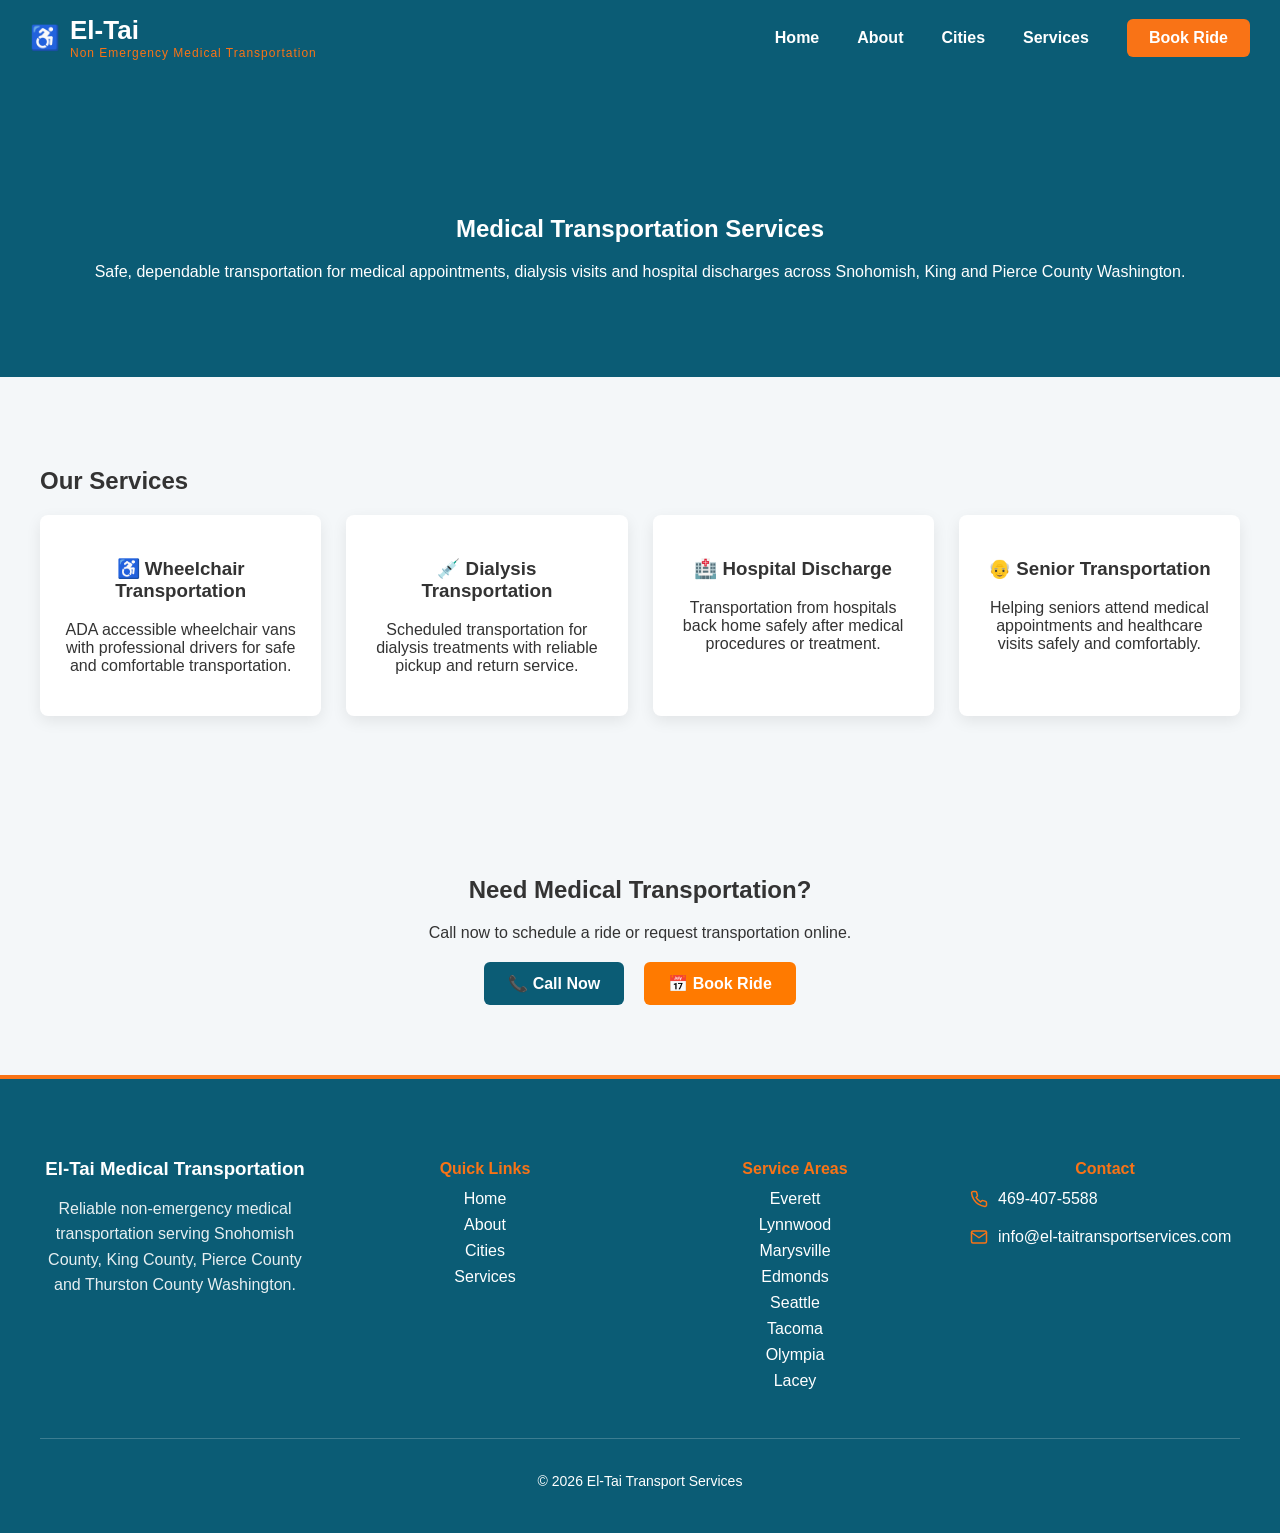
<file: services/index.html>
<!DOCTYPE html>

<html lang="en">

<head>
<meta charset="UTF-8">
<meta name="viewport" content="width=device-width, initial-scale=1.0">

<title>Non Emergency Medical Transportation Services | El-Tai</title>
<meta name="description" content="Explore El-Tai's non-emergency medical transportation services: wheelchair transportation, dialysis transportation, hospital discharge, and doctor appointment rides.">

<link rel="stylesheet" href="../style.css">

</head>

<body>

<header class="site-header">

<div class="header-container">

<div class="logo-text">

<span class="logo-icon">♿</span>

<div>
<div class="logo-main">El-Tai</div>
<div class="logo-sub">Non Emergency Medical Transportation</div>
</div>

</div>

<nav class="nav-menu">

<a href="/">Home</a> <a href="/about/">About</a> <a href="/cities/">Cities</a> <a href="/services/">Services</a> <a href="/#booking" class="book-btn">Book Ride</a>

</nav>

<button class="hamburger-btn" onclick="document.getElementById('mobileNav').classList.toggle('open')" aria-label="Toggle menu">
<span></span><span></span><span></span>
</button>

</div>

<nav class="mobile-nav" id="mobileNav">
<a href="/">Home</a>
<a href="/about/">About</a>
<a href="/cities/">Cities</a>
<a href="/services/">Services</a>
<a href="/#booking">Book Ride</a>
</nav>

</header>

<section class="page-hero">

<div class="container">

<h1>Medical Transportation Services</h1>

<p>
Safe, dependable transportation for medical appointments,
dialysis visits and hospital discharges across Snohomish,
King and Pierce County Washington.
</p>

</div>

</section>

<section class="section">

<div class="container">

<h2 class="section-title">Our Services</h2>

<div class="grid">

<div class="card">

<h3>♿ Wheelchair Transportation</h3>

<p>
ADA accessible wheelchair vans with professional drivers
for safe and comfortable transportation.
</p>

</div>

<div class="card">

<h3>💉 Dialysis Transportation</h3>

<p>
Scheduled transportation for dialysis treatments
with reliable pickup and return service.
</p>

</div>

<div class="card">

<h3>🏥 Hospital Discharge</h3>

<p>
Transportation from hospitals back home safely
after medical procedures or treatment.
</p>

</div>

<div class="card">

<h3>👴 Senior Transportation</h3>

<p>
Helping seniors attend medical appointments
and healthcare visits safely and comfortably.
</p>

</div>

</div>

</div>

</section>

<section class="section">

<div class="container center-text">

<h2>Need Medical Transportation?</h2>

<p>
Call now to schedule a ride or request transportation online.
</p>

<div class="cta-buttons">

<a href="tel:4694075588" class="btn-call">
📞 Call Now
</a>

<a href="/#booking" class="btn-book">
📅 Book Ride
</a>

</div>
</div>

</section>

<footer class="footer">

<div class="footer-container">

<div class="footer-grid">

<div class="footer-column">

<h3>El-Tai Medical Transportation</h3>

<p>
Reliable non-emergency medical transportation
serving Snohomish County, King County, Pierce County
and Thurston County Washington.
</p>

</div>

<div class="footer-column">

<h4>Quick Links</h4>

<ul>
<li><a href="/">Home</a></li>
<li><a href="/about/">About</a></li>
<li><a href="/cities/">Cities</a></li>
<li><a href="/services/">Services</a></li>
</ul>

</div>

<div class="footer-column">

<h4>Service Areas</h4>

<ul>
<li><a href="/everett/">Everett</a></li>
<li><a href="/lynnwood/">Lynnwood</a></li>
<li><a href="/marysville/">Marysville</a></li>
<li><a href="/edmonds/">Edmonds</a></li>
<li>Seattle</li>
<li>Tacoma</li>
<li>Olympia</li>
<li>Lacey</li>
</ul>

</div>

<div class="footer-column">

<h4>Contact</h4>

<ul class="footer-contact">
<li><a href="tel:4694075588"><svg viewBox="0 0 24 24" fill="none" stroke="currentColor" stroke-width="2" stroke-linecap="round" stroke-linejoin="round"><path d="M22 16.92v3a2 2 0 0 1-2.18 2 19.79 19.79 0 0 1-8.63-3.07 19.5 19.5 0 0 1-6-6 19.79 19.79 0 0 1-3.07-8.67A2 2 0 0 1 4.11 2h3a2 2 0 0 1 2 1.72c.127.96.361 1.903.7 2.81a2 2 0 0 1-.45 2.11L8.09 9.91a16 16 0 0 0 6 6l1.27-1.27a2 2 0 0 1 2.11-.45c.907.339 1.85.573 2.81.7A2 2 0 0 1 22 16.92z"></path></svg>469-407-5588</a></li>
<li><a href="mailto:info@el-taitransportservices.com"><svg viewBox="0 0 24 24" fill="none" stroke="currentColor" stroke-width="2" stroke-linecap="round" stroke-linejoin="round"><path d="M4 4h16c1.1 0 2 .9 2 2v12c0 1.1-.9 2-2 2H4c-1.1 0-2-.9-2-2V6c0-1.1.9-2 2-2z"></path><polyline points="22,6 12,13 2,6"></polyline></svg>info@el-taitransportservices.com</a></li>
</ul>

</div>

</div>

<div class="footer-bottom">

<p>© 2026 El-Tai Transport Services</p>

</div>

</div>

</footer>

</body>
</html>
</file>
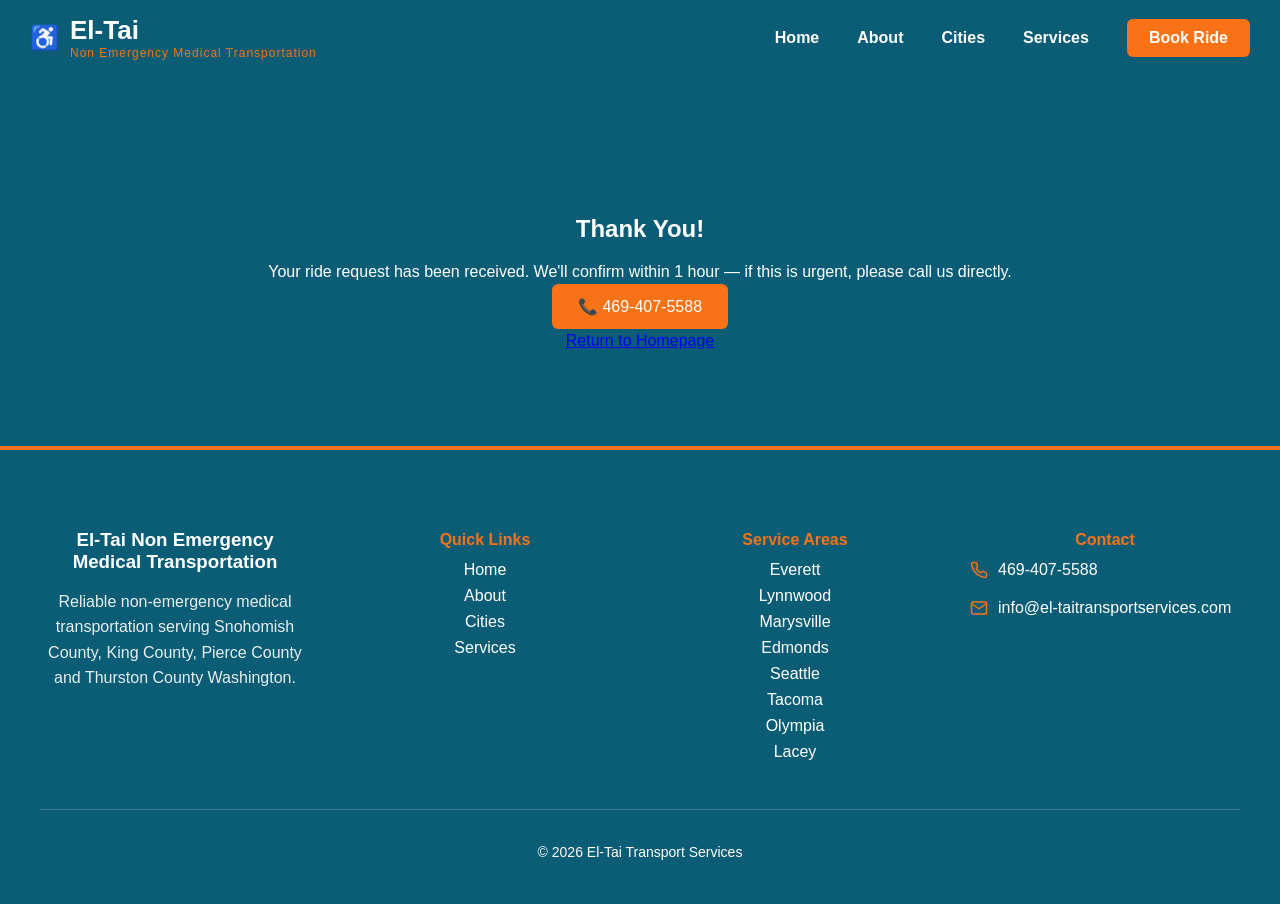
<file: thank-you/index.html>
<!DOCTYPE html>
<html lang="en">
<head>
<meta charset="UTF-8">
<meta name="viewport" content="width=device-width, initial-scale=1.0">
<title>Thank You | El-Tai Transportation</title>
<meta name="description" content="Your ride request has been received. El-Tai Transport Services will confirm your non-emergency medical transportation shortly.">
<link rel="stylesheet" href="../style.css">
</head>
<body>

<header class="site-header">
<div class="header-container">
<div class="logo-text">
<span class="logo-icon">♿</span>
<div>
<div class="logo-main">El-Tai</div>
<div class="logo-sub">Non Emergency Medical Transportation</div>
</div>
</div>
<nav class="nav-menu">
<a href="/">Home</a> <a href="/about/">About</a> <a href="/cities/">Cities</a> <a href="/services/">Services</a> <a href="/#booking" class="book-btn">Book Ride</a>
</nav>
<button class="hamburger-btn" onclick="document.getElementById('mobileNav').classList.toggle('open')" aria-label="Toggle menu">
<span></span><span></span><span></span>
</button>
</div>
<nav class="mobile-nav" id="mobileNav">
<a href="/">Home</a>
<a href="/about/">About</a>
<a href="/cities/">Cities</a>
<a href="/services/">Services</a>
<a href="/#booking">Book Ride</a>
</nav>
</header>

<section class="page-hero">
<div class="container">
<h1>Thank You!</h1>
<p>Your ride request has been received. We'll confirm within 1 hour — if this is urgent, please call us directly.</p>
<p style="margin-top:12px;"><a href="tel:4694075588" class="btn">📞 469-407-5588</a></p>
<p style="margin-top:16px;"><a href="/">Return to Homepage</a></p>
</div>
</section>

<footer class="footer">
<div class="footer-container">
<div class="footer-grid">

<div class="footer-column">
<h3>El-Tai Non Emergency Medical Transportation</h3>
<p>Reliable non-emergency medical transportation serving Snohomish County, King County, Pierce County and Thurston County Washington.</p>
</div>

<div class="footer-column">
<h4>Quick Links</h4>
<ul>
<li><a href="/">Home</a></li>
<li><a href="/about/">About</a></li>
<li><a href="/cities/">Cities</a></li>
<li><a href="/services/">Services</a></li>
</ul>
</div>

<div class="footer-column">
<h4>Service Areas</h4>
<ul>
<li><a href="/everett/">Everett</a></li>
<li><a href="/lynnwood/">Lynnwood</a></li>
<li><a href="/marysville/">Marysville</a></li>
<li><a href="/edmonds/">Edmonds</a></li>
<li>Seattle</li>
<li>Tacoma</li>
<li>Olympia</li>
<li>Lacey</li>
</ul>
</div>

<div class="footer-column">
<h4>Contact</h4>
<ul class="footer-contact">
<li><a href="tel:4694075588"><svg viewBox="0 0 24 24" fill="none" stroke="currentColor" stroke-width="2" stroke-linecap="round" stroke-linejoin="round"><path d="M22 16.92v3a2 2 0 0 1-2.18 2 19.79 19.79 0 0 1-8.63-3.07 19.5 19.5 0 0 1-6-6 19.79 19.79 0 0 1-3.07-8.67A2 2 0 0 1 4.11 2h3a2 2 0 0 1 2 1.72c.127.96.361 1.903.7 2.81a2 2 0 0 1-.45 2.11L8.09 9.91a16 16 0 0 0 6 6l1.27-1.27a2 2 0 0 1 2.11-.45c.907.339 1.85.573 2.81.7A2 2 0 0 1 22 16.92z"></path></svg>469-407-5588</a></li>
<li><a href="mailto:info@el-taitransportservices.com"><svg viewBox="0 0 24 24" fill="none" stroke="currentColor" stroke-width="2" stroke-linecap="round" stroke-linejoin="round"><path d="M4 4h16c1.1 0 2 .9 2 2v12c0 1.1-.9 2-2 2H4c-1.1 0-2-.9-2-2V6c0-1.1.9-2 2-2z"></path><polyline points="22,6 12,13 2,6"></polyline></svg>info@el-taitransportservices.com</a></li>
</ul>
</div>

</div>

<div class="footer-bottom">
<p>© 2026 El-Tai Transport Services</p>
</div>

</div>
</footer>

</body>
</html>
</file>
<file: style.css>
body{
font-family:Arial, Helvetica, sans-serif;
margin:0;
background:#f4f7f9;
color:#333;
}

.site-header{
position:sticky;
top:0;
background:#0B5C75;
padding:15px 0;
z-index:1000;
}

.header-container{
max-width:1350px;
margin:auto;
padding:0 30px;

display:flex;
align-items:center;
justify-content:space-between;
}

.logo-text{
display:flex;
align-items:center;
gap:10px;
}

.logo-icon{
font-size:24px;
color:#F97316;
}

.logo-main{
font-size:26px;
font-weight:700;
color:white;
}
.footer{
background:#0B5C75;
color:white;
padding:60px 20px 30px 20px;
border-top:4px solid #F97316;
}

.footer-column p{
line-height:1.6;
opacity:0.9;
}

.footer-contact{
list-style:none;
margin:0;
padding:0;
display:flex;
flex-direction:column;
gap:12px;
}

.footer-contact a{
display:flex;
align-items:center;
gap:10px;
color:white;
text-decoration:none;
}

.footer-contact a:hover{
opacity:0.8;
text-decoration:underline;
}

.footer-contact svg{
flex-shrink:0;
width:18px;
height:18px;
color:#F97316;
}

.footer-container{
max-width:1200px;
margin:auto;
}

.footer-grid{
display:grid;
grid-template-columns:repeat(auto-fit,minmax(220px,1fr));
gap:40px;
margin-bottom:40px;
}

.footer-column h3{
margin-bottom:15px;
}

.footer-column h4{
margin-bottom:12px;
color:#F97316;
}

.footer-column ul{
list-style:none;
padding:0;
margin:0;
}

.footer-column li{
margin-bottom:8px;
}

.footer-column a{
color:white;
text-decoration:none;
}

.footer-column a:hover{
opacity:0.8;
}

.footer-bottom{
border-top:1px solid rgba(255,255,255,0.2);
padding-top:20px;
text-align:center;
font-size:14px;
}

.credit{
font-size:11px;
opacity:0.7;
margin-top:6px;
}


.logo-sub{
font-size:12px;
letter-spacing:1px;
color:#F97316;
}

.nav-menu{
display:flex;
align-items:center;
gap:38px;
margin-left:auto;
}

.nav-menu a{
color:white;
text-decoration:none;
font-weight:600;
font-size:16px;
}

.book-btn{
background:#F97316;
padding:10px 22px;
border-radius:6px;
}

.hero{
background:
linear-gradient(rgba(11,92,117,0.65), rgba(11,92,117,0.65)),
url("images/seattle-hero.jpg");

background-size:cover;
background-position:center;
background-repeat:no-repeat;

color:white;

padding:180px 20px 120px 20px;
}

.hero-container{
max-width:1200px;
margin:auto;
}

.hero-text{
max-width:520px;
}

.hero h1{
font-size:42px;
margin-bottom:20px;
}

.hero p{
font-size:18px;
margin-bottom:18px;
}

.btn{
background:#F97316;
color:white;
padding:14px 26px;
border-radius:6px;
text-decoration:none;
}

.section{
padding:70px 20px;
}

.container{
max-width:1200px;
margin:auto;
}

.grid{
display:grid;
grid-template-columns:repeat(auto-fit,minmax(260px,1fr));
gap:25px;
}

.card{
background:white;
padding:25px;
border-radius:8px;
box-shadow:0 5px 15px rgba(0,0,0,0.08);
text-align:center;
}

.gallery{
display:grid;
grid-template-columns:repeat(auto-fit,minmax(250px,1fr));
gap:20px;
}

.gallery img{
width:100%;
border-radius:8px;
}

form{
display:grid;
gap:12px;
max-width:520px;
margin:auto;
}

input, textarea{
padding:12px;
border:1px solid #ccc;
border-radius:6px;
}

footer{
background:#111;
color:white;
padding:30px;
text-align:center;
}

.credit{
font-size:11px;
opacity:0.7;
margin-top:10px;
}

.trust-section{
background:white;
padding:60px 20px;
}

.trust-grid{
display:grid;
grid-template-columns:repeat(auto-fit,minmax(220px,1fr));
gap:30px;
text-align:center;
}

.trust-item{
padding:25px;
border-radius:8px;
background:#f4f7f9;
}
.cta-buttons{
margin-top:20px;
display:flex;
justify-content:center;
gap:20px;
flex-wrap:wrap;
}

.btn-call{
background:#0B5C75;
color:white;
padding:12px 24px;
border-radius:6px;
text-decoration:none;
font-weight:600;
}

.btn-call:hover{
background:#08495c;
}

.btn-book{
background:#ff7a00;
color:white;
padding:12px 24px;
border-radius:6px;
text-decoration:none;
font-weight:600;
}

.btn-book:hover{
background:#e56e00;
}
.trust-item h3{
color:#0B5C75;
margin-bottom:10px;
}
.page-hero{
background:#0B5C75;
color:white;
padding:120px 20px 80px 20px;
text-align:center;
}

.about-content{
max-width:750px;
line-height:1.7;
}

/* ABOUT PAGE */
.hero-stats{
display:flex;
gap:50px;
justify-content:center;
margin-top:28px;
flex-wrap:wrap;
}

.hero-stat{
text-align:center;
}

.hero-stat strong{
display:block;
font-size:28px;
color:#F97316;
}

.hero-stat span{
font-size:13px;
opacity:0.85;
letter-spacing:0.3px;
}

.about-grid{
display:grid;
grid-template-columns:1.1fr 0.9fr;
gap:50px;
align-items:center;
}

.about-grid p + p{
margin-top:16px;
}

.about-grid img{
width:100%;
display:block;
border-radius:12px;
box-shadow:0 15px 40px rgba(0,0,0,0.12);
}

.section-heading{
text-align:center;
max-width:650px;
margin:0 auto 40px;
}

.section-heading h2{
color:#0B5C75;
margin-bottom:10px;
}

.icon-circle{
width:56px;
height:56px;
border-radius:50%;
background:#0B5C75;
display:flex;
align-items:center;
justify-content:center;
margin:0 auto 16px;
}

.icon-circle svg{
width:26px;
height:26px;
color:white;
}

.mission-banner{
background:#0B5C75;
color:white;
padding:70px 20px;
text-align:center;
}

.mission-banner .icon-circle{
background:#F97316;
}

.mission-banner blockquote{
max-width:700px;
margin:20px auto 0;
font-size:22px;
font-style:italic;
line-height:1.55;
}

.center-text{
text-align:center;
}

@media (max-width:768px){
.about-grid{
grid-template-columns:1fr;
}
.about-grid .about-image{
order:-1;
}
}
/* BOOKING FORM */
.booking-section {
  background: #f0f7fa;
  padding: 80px 20px;
}

.booking-card {
  background: white;
  max-width: 820px;
  margin: 0 auto;
  border-radius: 16px;
  box-shadow: 0 20px 50px rgba(0,0,0,0.1);
  overflow: hidden;
}

.booking-header {
  background: #0B5C75;
  color: white;
  padding: 32px 40px;
}

.booking-header h2 {
  font-size: 26px;
  margin-bottom: 6px;
}

.booking-header p {
  opacity: 0.85;
  font-size: 15px;
}

.booking-form {
  padding: 36px 40px;
  display: flex;
  flex-direction: column;
  gap: 20px;
}

.form-row {
  display: grid;
  grid-template-columns: 1fr 1fr;
  gap: 16px;
}

.form-group {
  display: flex;
  flex-direction: column;
  gap: 6px;
}

.form-group label {
  font-weight: 600;
  font-size: 14px;
  color: #1f2937;
}

.form-group input,
.form-group select,
.form-group textarea {
  padding: 12px 14px;
  border: 1px solid #d1d5db;
  border-radius: 8px;
  font-size: 15px;
  font-family: inherit;
  color: #1f2937;
  background: #fafafa;
  transition: border-color 0.2s, box-shadow 0.2s;
  width: 100%;
  box-sizing: border-box;
}

.form-group input:focus,
.form-group select:focus,
.form-group textarea:focus {
  outline: none;
  border-color: #0B5C75;
  box-shadow: 0 0 0 3px rgba(11,92,117,0.12);
  background: white;
}

.submit-btn {
  background: #F97316;
  color: white;
  border: none;
  padding: 15px 28px;
  border-radius: 8px;
  font-size: 16px;
  font-weight: 700;
  cursor: pointer;
  min-height: 50px;
  transition: background 0.2s, transform 0.1s;
}

.submit-btn:hover {
  background: #ea6c0a;
  transform: translateY(-1px);
}

.booking-alt {
  padding: 0 40px 28px;
  font-size: 14px;
  color: #6b7280;
}

.booking-alt a {
  color: #0B5C75;
  font-weight: 700;
  text-decoration: none;
}

/* HAMBURGER BUTTON */
.hamburger-btn{
display:none;
flex-direction:column;
gap:5px;
cursor:pointer;
background:none;
border:none;
padding:8px;
}

.hamburger-btn span{
display:block;
width:24px;
height:2px;
background:white;
border-radius:2px;
transition:0.3s;
}

/* MOBILE NAV DRAWER */
.mobile-nav{
display:none;
flex-direction:column;
background:#0B5C75;
padding:16px 20px 20px;
gap:14px;
}

.mobile-nav a{
color:white;
text-decoration:none;
font-weight:600;
font-size:16px;
padding:6px 0;
border-bottom:1px solid rgba(255,255,255,0.15);
}

.mobile-nav a:last-child{
border-bottom:none;
}

.mobile-nav.open{
display:flex;
}

/* MOBILE RESPONSIVE */
@media (max-width:768px){

/* header stacks logo + hamburger */
.header-container{
flex-direction:row;
align-items:center;
justify-content:space-between;
flex-wrap:nowrap;
}

/* hide desktop nav, show hamburger */
.nav-menu{
display:none;
}

.hamburger-btn{
display:flex;
}

/* hero */
.hero{
padding:80px 20px;
text-align:center;
}

.hero h1{
font-size:26px;
line-height:1.3;
}

.hero p{
font-size:16px;
}

.hero-text{
max-width:100%;
}

/* buttons — touch-friendly */
.btn,
.btn-call,
.btn-book,
.book-btn{
min-height:44px;
display:inline-flex;
align-items:center;
justify-content:center;
}

.cta-buttons{
flex-direction:column;
align-items:center;
gap:12px;
}

/* grids → single column */
.grid,
.trust-grid,
.fleet-gallery,
.gallery{
grid-template-columns:1fr;
}

/* footer */
.footer-grid{
grid-template-columns:1fr;
text-align:center;
gap:25px;
}

/* prevent iOS auto-zoom on inputs */
input,textarea,select{
font-size:16px;
}

/* page hero padding */
.page-hero{
padding:80px 20px 50px;
}

/* booking form on mobile */
.form-row{
grid-template-columns:1fr;
}

.booking-header,
.booking-form{
padding-left:20px;
padding-right:20px;
}

.booking-alt{
padding-left:20px;
padding-right:20px;
}

}
</file>
